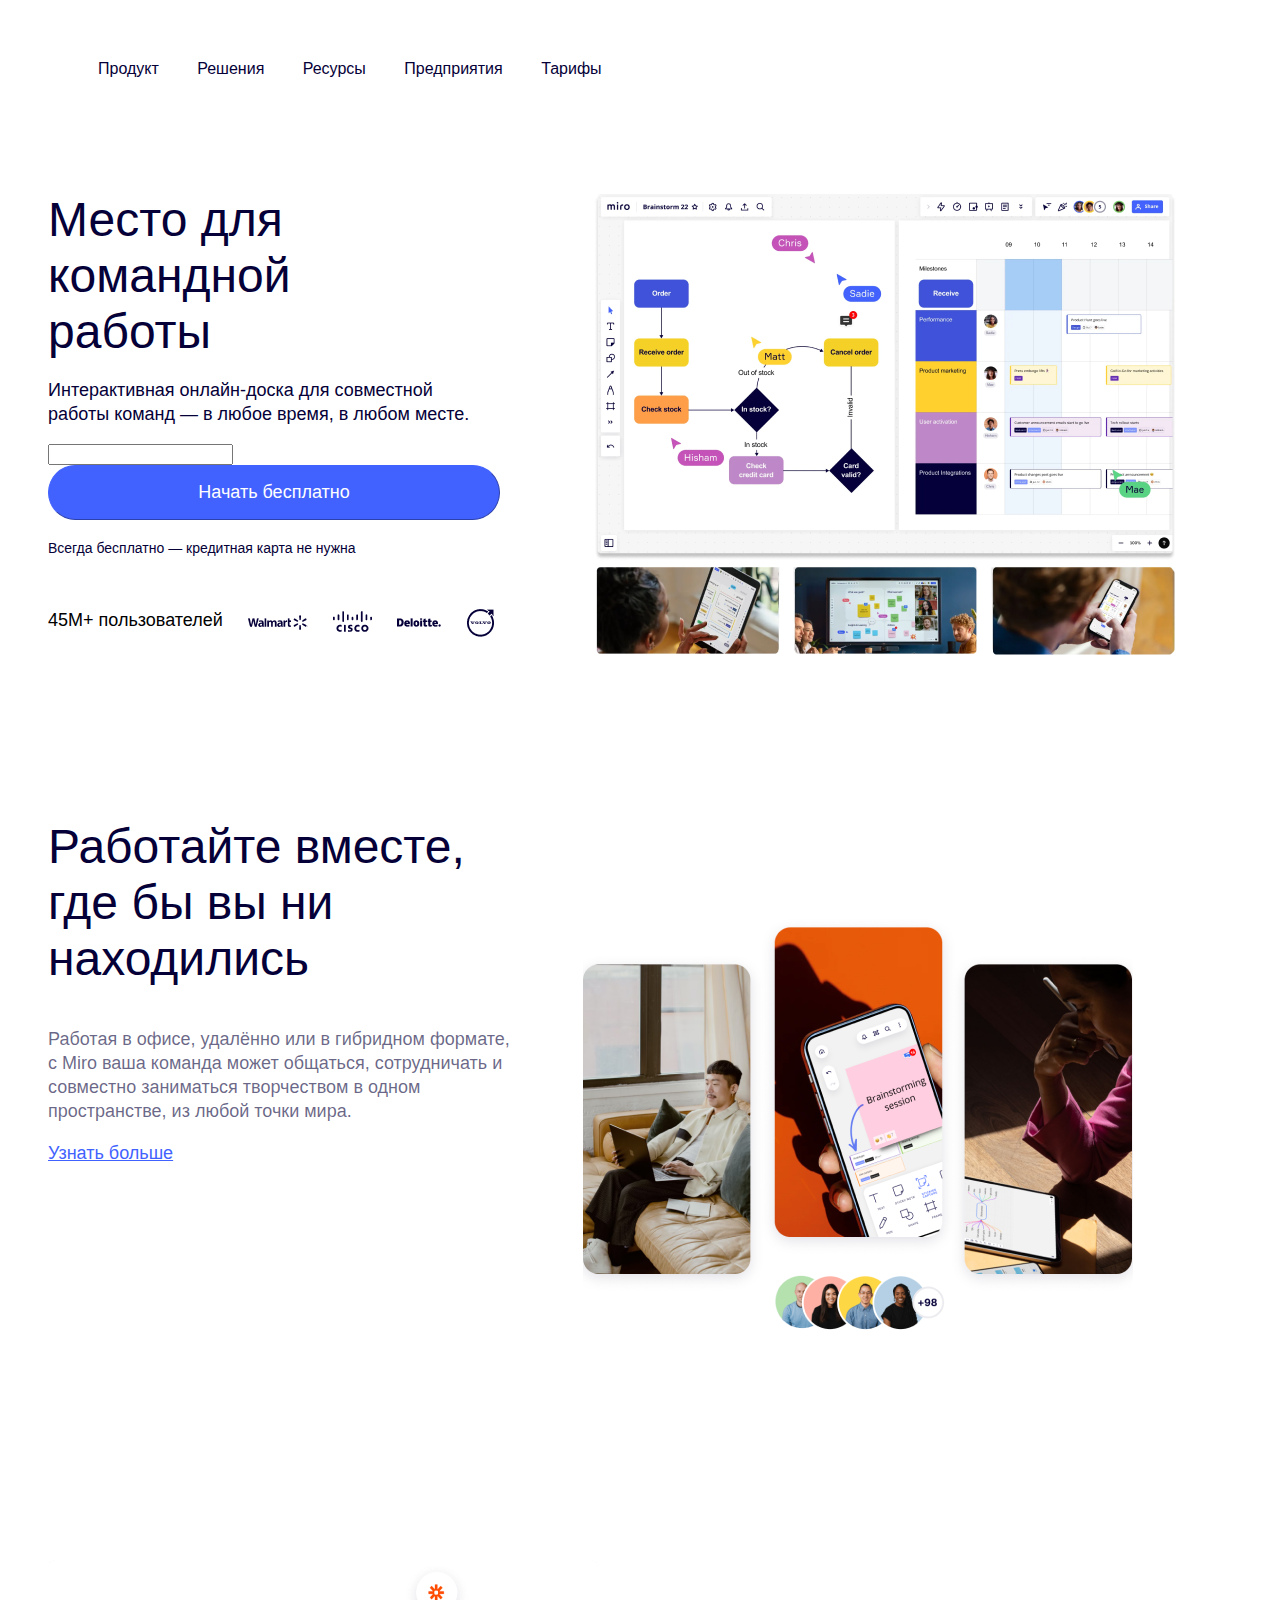
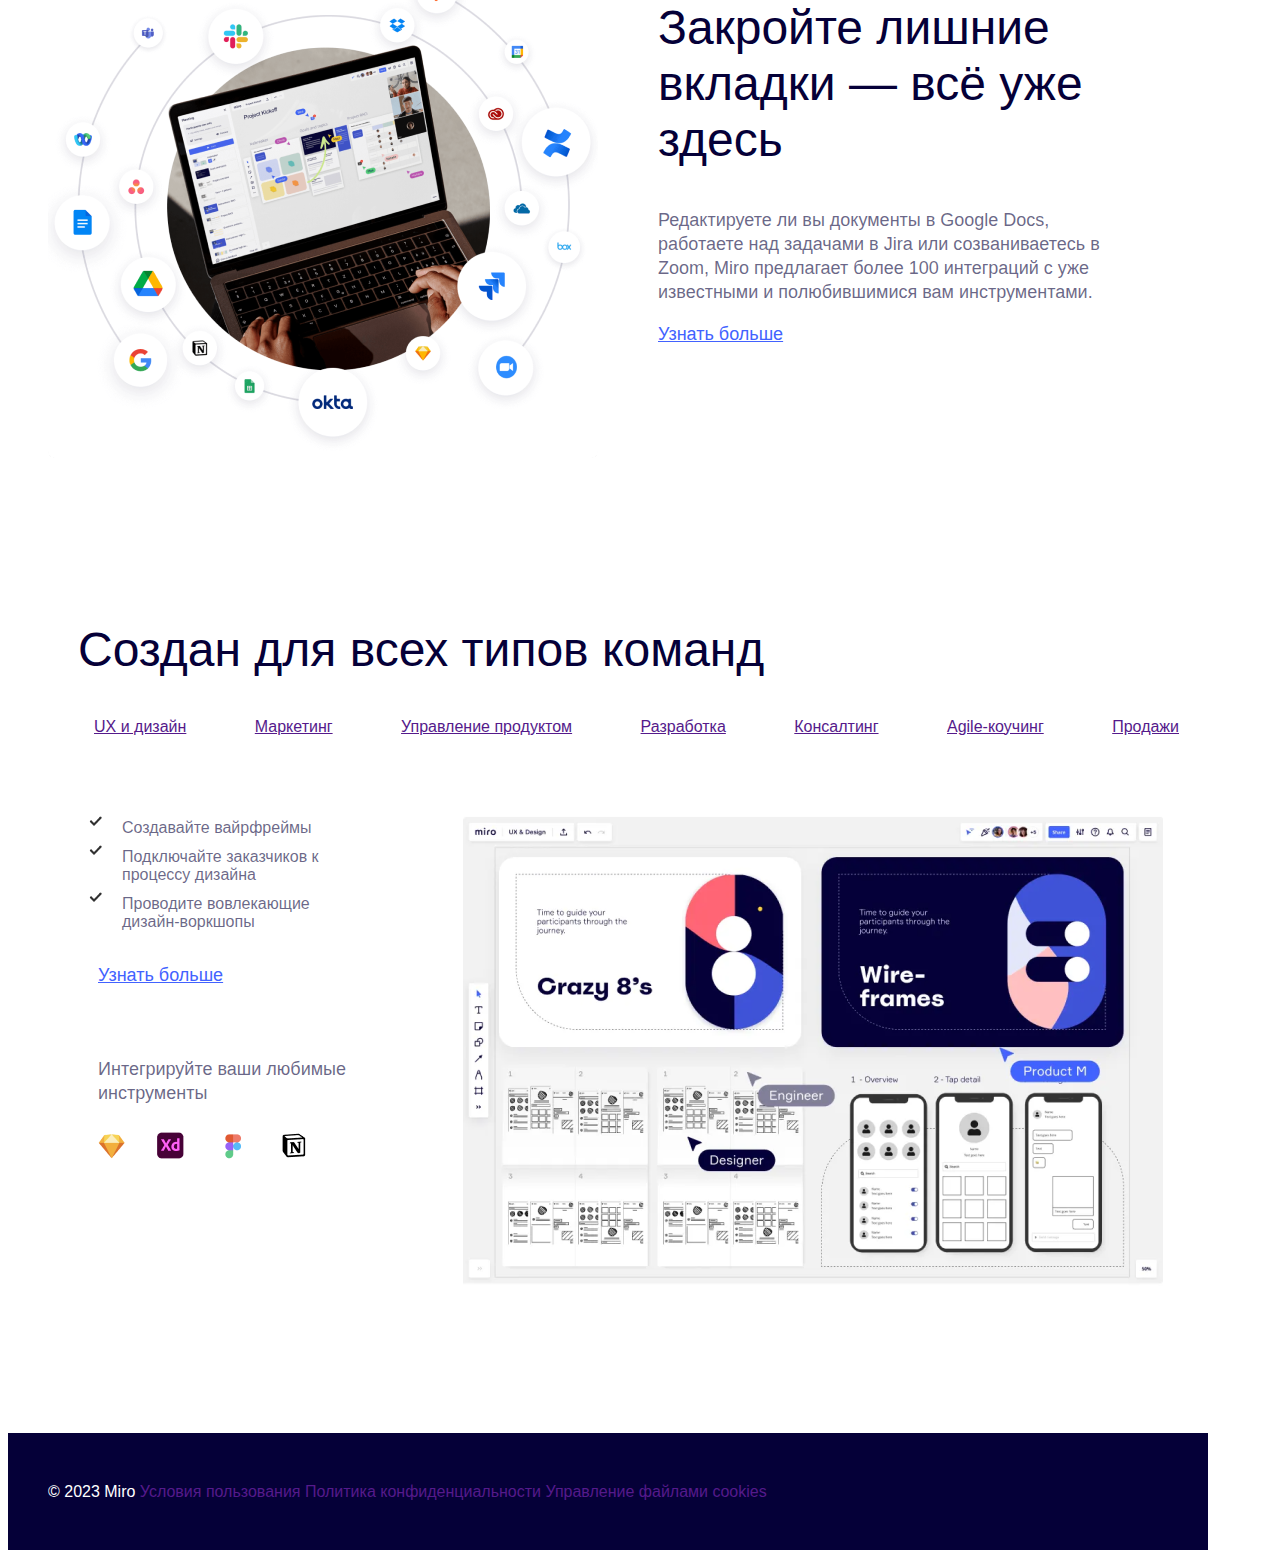
<file: miro1.html>
<!DOCTYPE html>
<html lang="en">

<head>
    <meta charset="UTF-8">
    <meta name="viewport" content="width=device-width, initial-scale=1.0">
    <title>Miro1</title>
    <link rel="stylesheet" href="styles-miro.css">
    <link rel="stylesheet" href="style-images.css">
</head>

<body>
    <header>
        <nav class="menu">
            <ul>
                <li><a href="">Продукт</a></li>
                <li><a href="">Решения</a></li>
                <li><a href="">Ресурсы</a></li>
                <li><a href="">Предприятия</a></li>
                <li><a href="">Тарифы</a></li>
            </ul>
        </nav>

    </header>

    <section>
        <div class="cont">
            <h1>Место для командной работы</h1>
            <p class="p1">Интерактивная онлайн-доска для совместной работы команд — в любое время, в
                любом
                месте.</p>

            <form action="#">
                <input type="text" id="text">
                <button type="submit" id="submit">Начать бесплатно</button>
                <p>Всегда бесплатно — кредитная карта не нужна</p>
            </form>

            <p> 45М+ пользователей <img src="images/walmart.png" alt="walmart" class="signs" /> <img
                    src="images/cisco.png" alt="cisco" class="signs" /> <img src="images/delotte.png" alt="delotte" /
                    class="signs" /> <img src="images/volvo.png" alt="volvo" class="signs" />
            </p>

        </div>
        <div class="cont"><img src="images/headerimage-without-text 1.png" alt="img1" id="img1" /></div>
    </section>

    <section>
        <div class="cont">
            <h2>Работайте вместе, где бы вы ни находились</h2>
            <p class="p2">Работая в офисе, удалённо или в гибридном формате, с Miro ваша команда может общаться,
                сотрудничать и
                совместно
                заниматься творчеством в одном пространстве, из любой точки мира.</p>
            <p><a href="" class="more">Узнать больше</a></p>

        </div>
        <div class="cont"><img src="images/IMAGE.png" alt="img2" id="img2" /></div>

    </section>

    <section>
        <div style="display:inline-flex">
            <div class="cont">
                <img src="images/img3.png" alt="img3" id="img3">
            </div>
            <div class="cont" style="margin-left: 115px; margin-top: 60px;">
                <h2>Закройте лишние вкладки — всё уже здесь</h2>
                <p class="p2">Редактируете ли вы документы в Google Docs, работаете над задачами в Jira или
                    созваниваетесь в Zoom,
                    Miro предлагает
                    более 100 интеграций с уже известными и полюбившимися вам инструментами.</p>
                <p><a href="" class="more">Узнать больше</a></p>
            </div>

        </div>
    </section>

    <section>
        <div>
            <h2 style="margin-left: 70px;">Создан для всех типов команд</h2>
            <ul class="buttons">
                <li><a href="">UX и дизайн</a></li>
                <li><a href="">Маркетинг</a></li>
                <li><a href="">Управление продуктом</a></li>
                <li><a href="">Разработка</a></li>
                <li><a href="">Консалтинг</a></li>
                <li><a href="">Agile-коучинг</a></li>
                <li><a href="">Продажи</a></li>
            </ul>
            <div style="display: inline-flex;">
                <div class="cont">
                    <ul class="check">
                        <li>Создавайте вайрфреймы</li>
                        <li>Подключайте заказчиков к процессу дизайна</li>
                        <li>Проводите вовлекающие дизайн-воркшопы</li>
                    </ul>
                    <p class="p11"><a href="" class="more" style="margin-left: 50px;margin-top: 32px;">Узнать больше</a>
                    </p>

                    <div style="margin-left: 50px; margin-top: 70px;">
                        <p class="p2" style="width: 270px;">Интегрируйте ваши любимые инструменты</p>
                        <img src="images/signs.png" alt="signs" />
                    </div>
                </div>
                <div class="cont">
                    <img src="images/img4.png" alt="" id="img4" />
                </div>
            </div>
        </div>
    </section>

    <footer>
        <div style="padding-top: 47px;">&copy; 2023 Miro <a href="" class="foot">Условия пользования</a> <a href=""
                class="foot">Политика
                конфиденциальности</a> <a href="" class="foot">Управление файлами cookies</a></div>
    </footer>
</body>

</html>
</file>
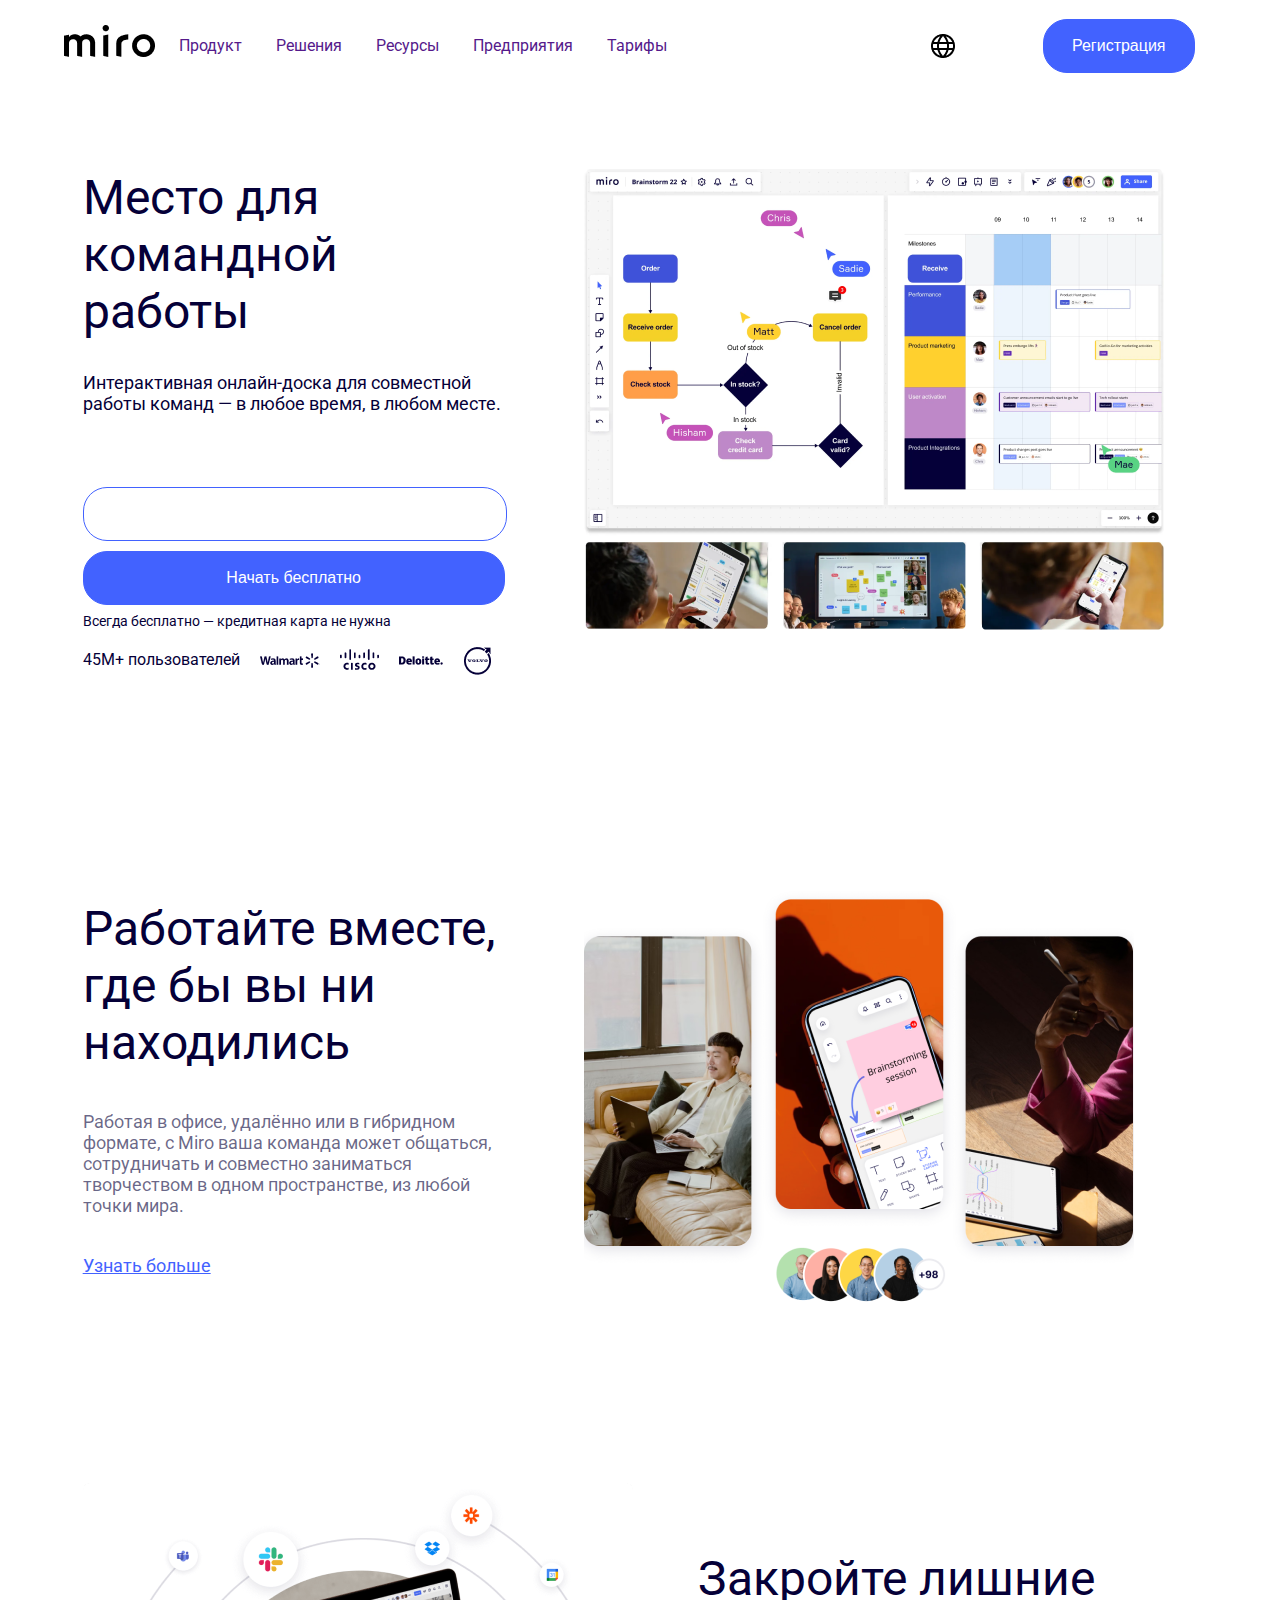
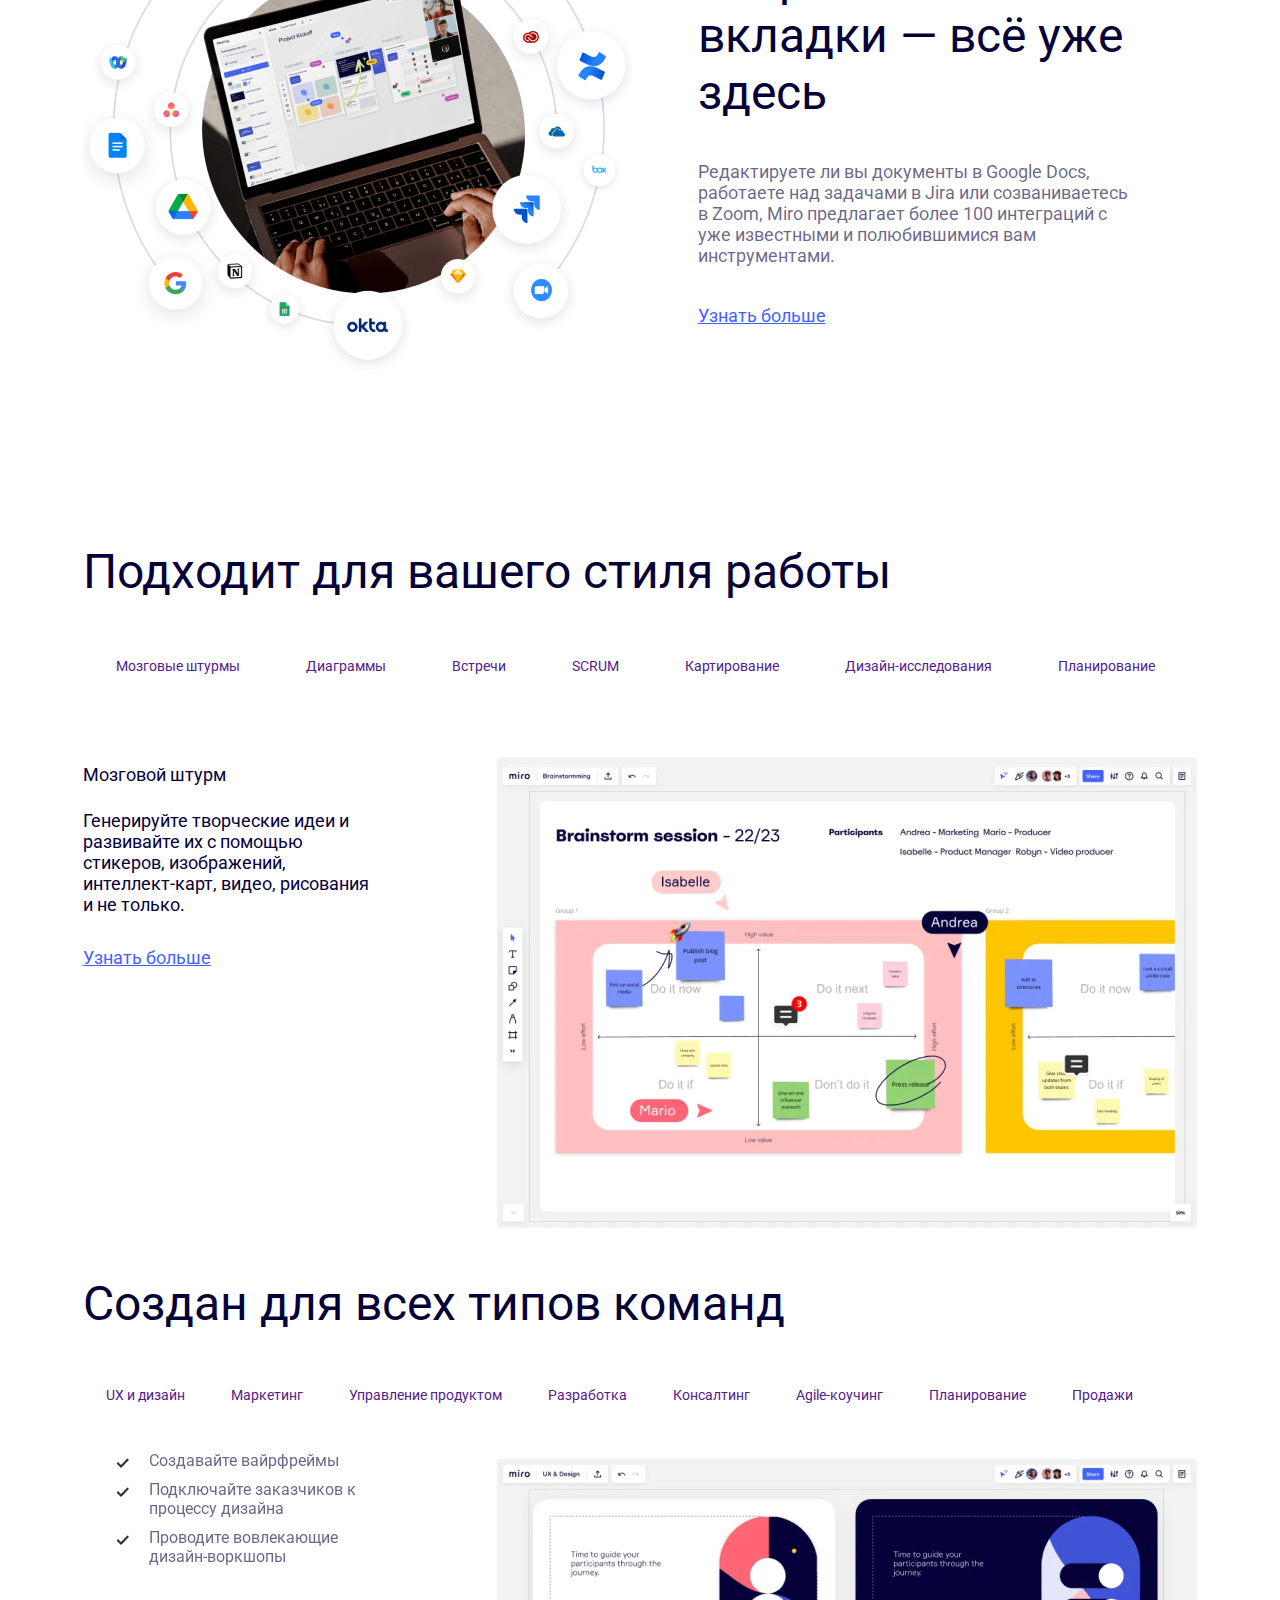
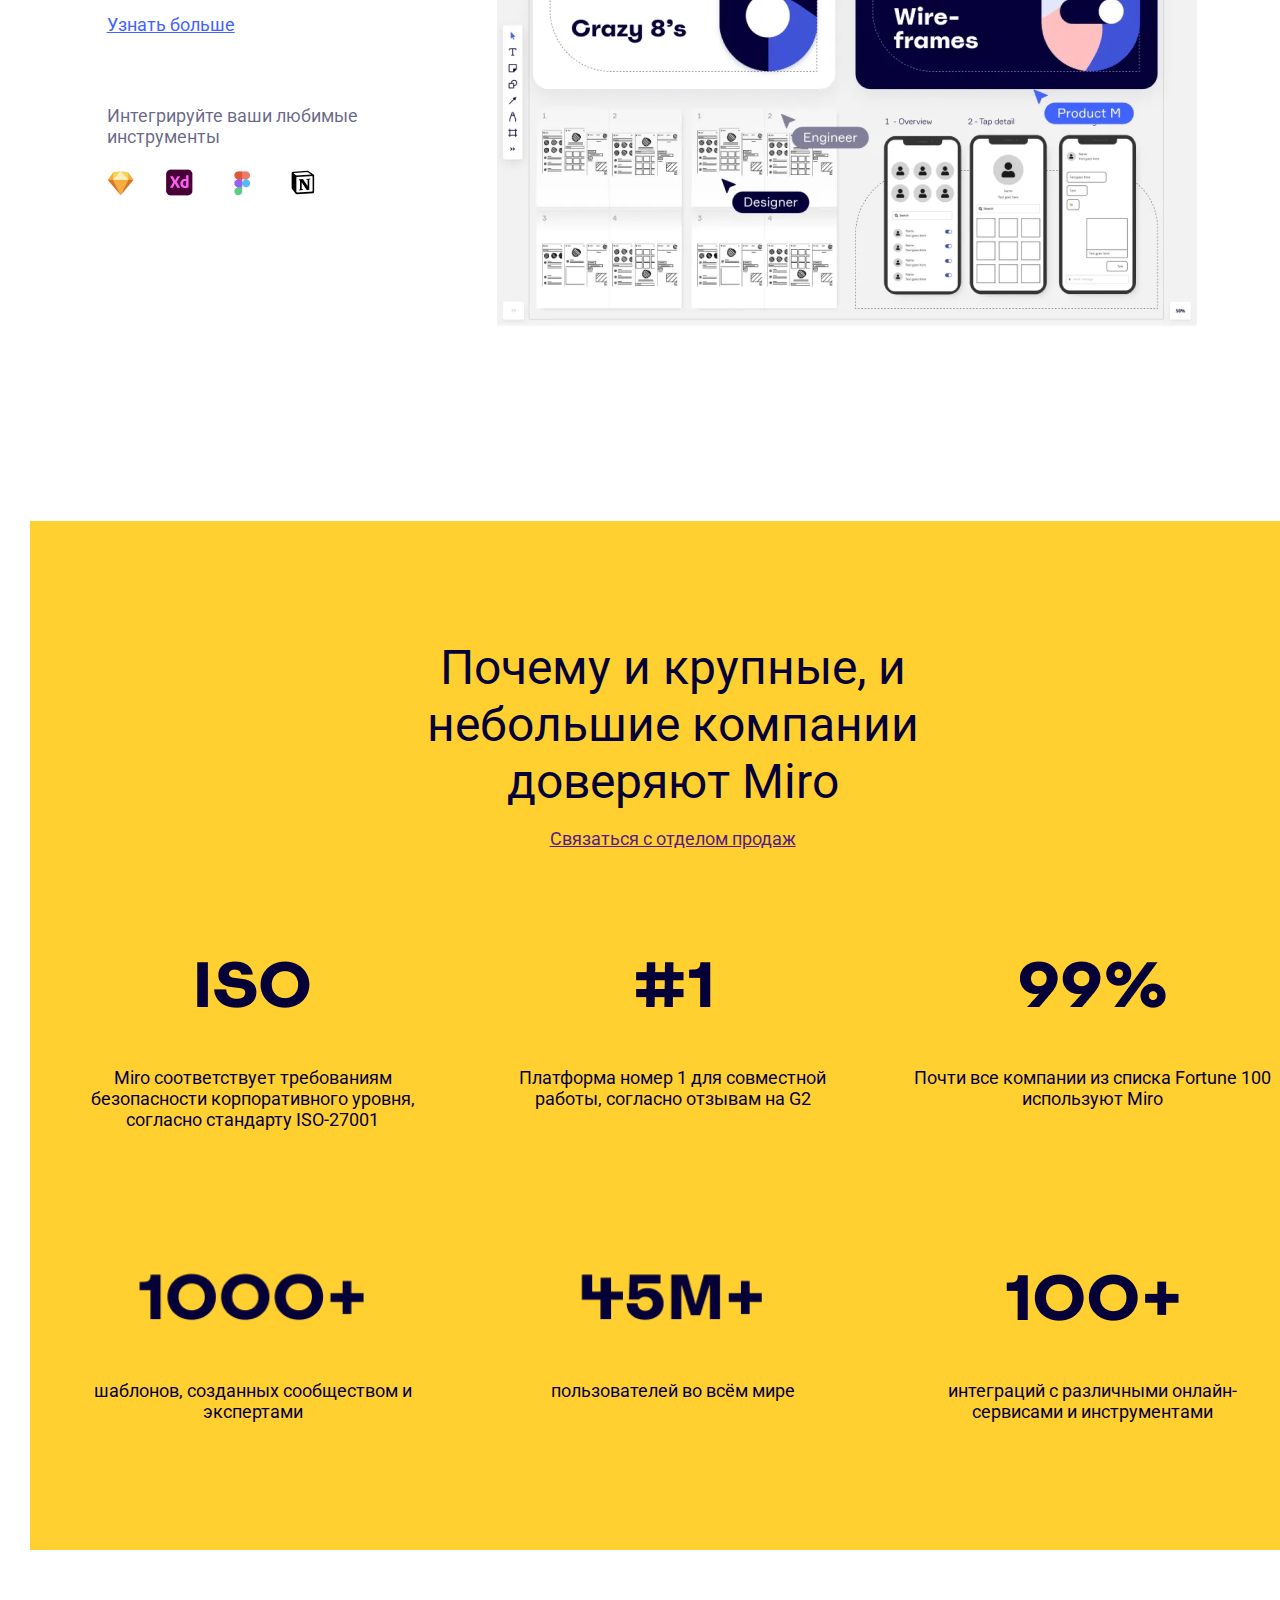
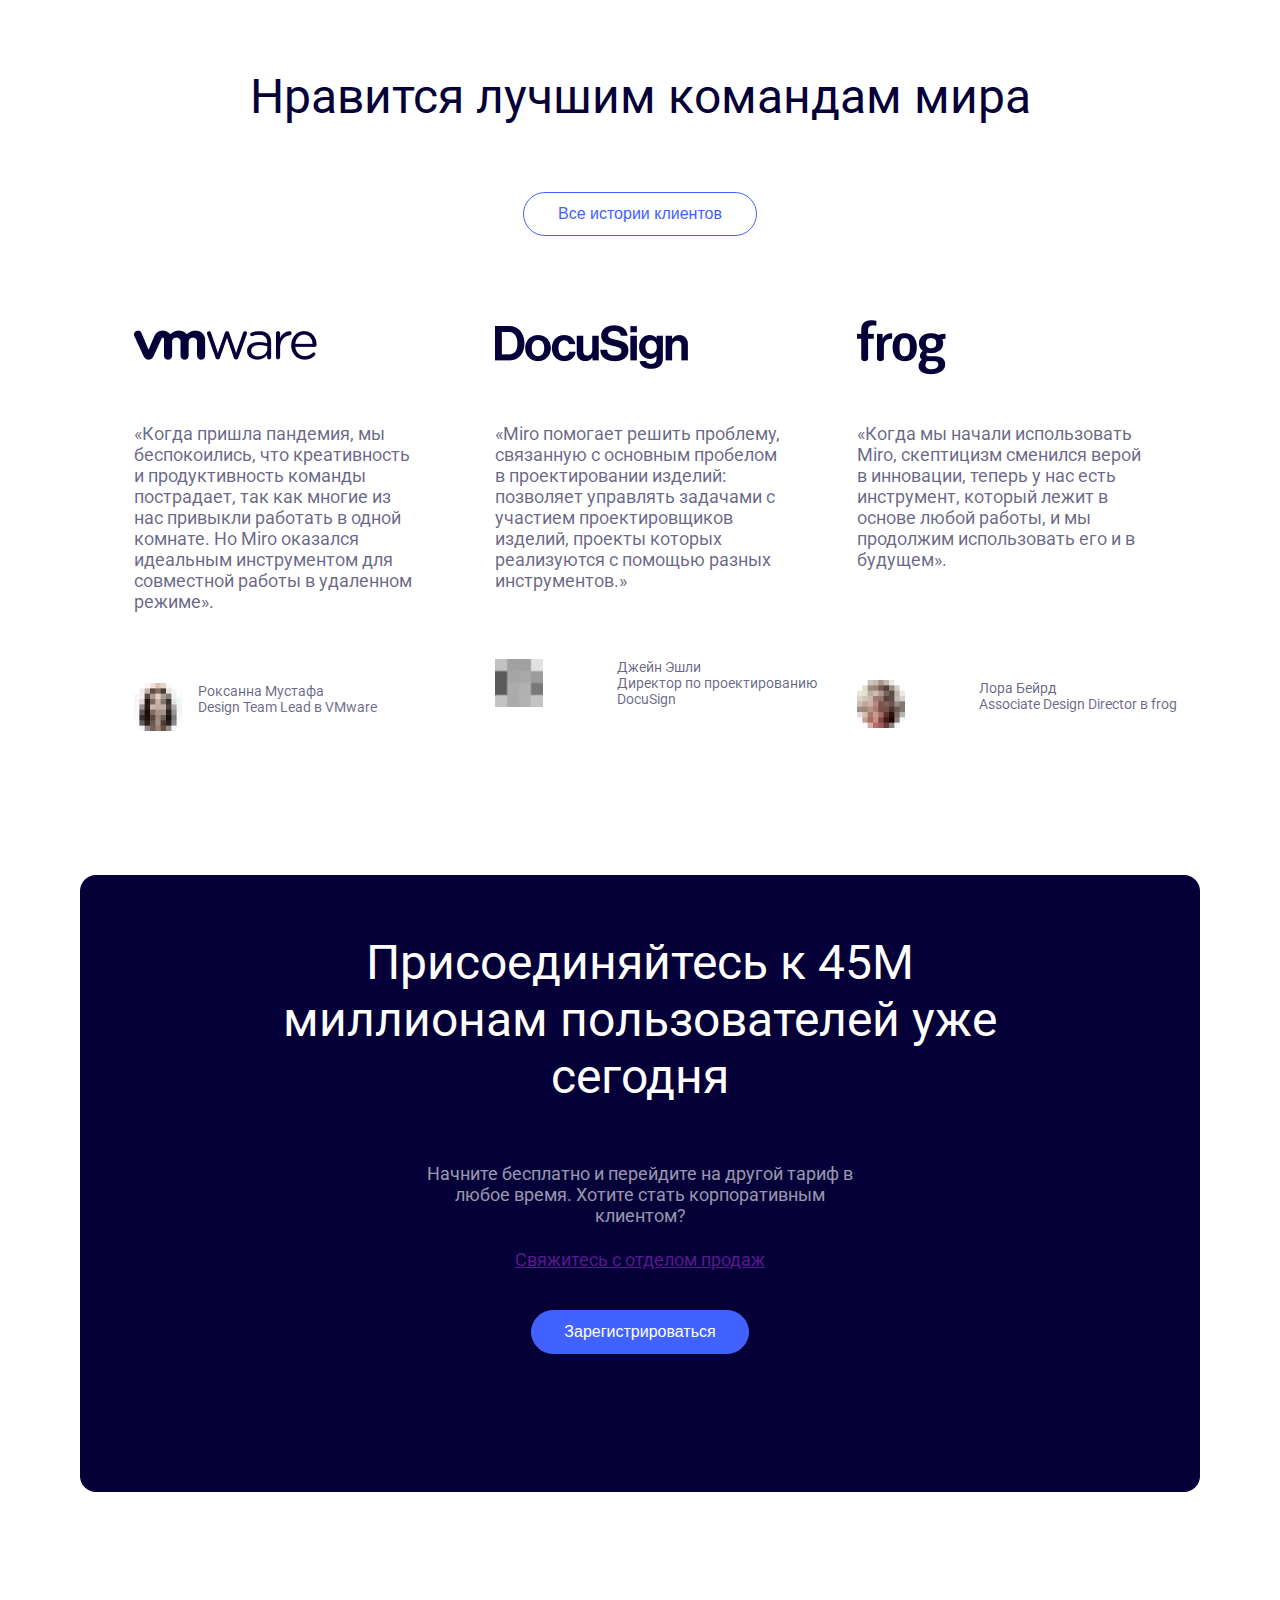
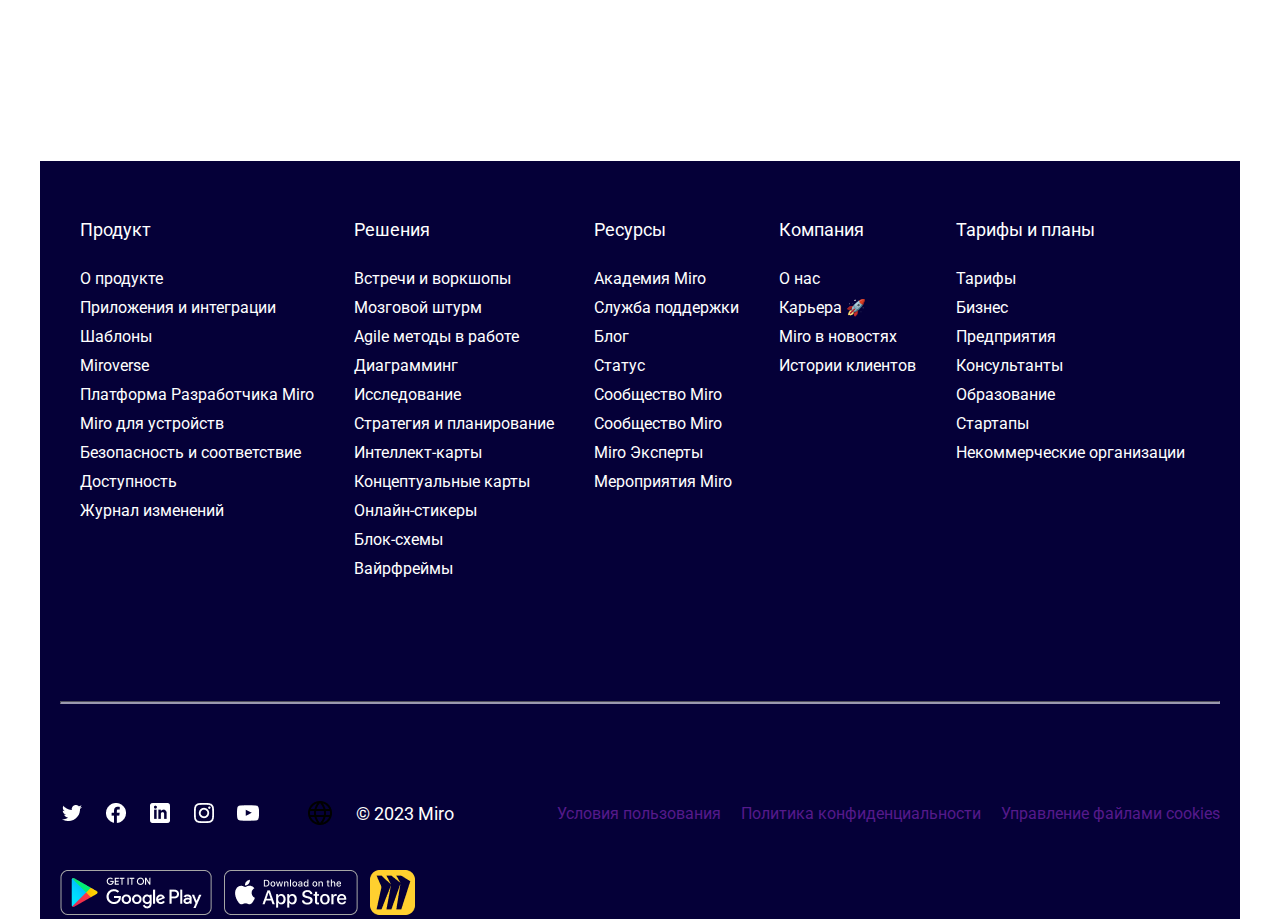
<file: miro4.html>
<!DOCTYPE html>
<html lang="en">

<head>
    <meta charset="UTF-8">
    <meta name="viewport" content="width=device-width, initial-scale=1.0">
    <title>Адаптивная верстка без grid</title>
    <link rel="stylesheet" href="miro4.css">
    <link rel="preconnect" href="https://fonts.googleapis.com">
    <link rel="preconnect" href="https://fonts.gstatic.com" crossorigin>
    <link href="https://fonts.googleapis.com/css2?family=Roboto&display=swap" rel="stylesheet">
</head>

<body>
    <header>
        <div style="display: flex;">
            <div class="container">
                <div id="item item1"><img src="images/miro.png" alt="лого miro" id="miro" />
                    <ul>
                        <li><a href="">Продукт</a></li>
                        <li><a href="">Решения</a></li>
                        <li><a href="">Ресурсы</a></li>
                        <li><a href="">Предприятия</a></li>
                        <li><a href="">Тарифы</a></li>
                    </ul>
                </div>
                <div class="item item2">
                    <button class="chlang"><img src="images/chlang.png" alt="смена языка"></button>
                    <button class="reg">Регистрация</button>
                </div>
            </div>
        </div>
    </header>

    <div class="mainarea">
        <section id="sec1">
            <div class="twocolmn">
                <div class="itemc1">
                    <h1>Место для командной работы</h1>
                    <p>Интерактивная онлайн-доска для совместной работы команд — в любое время, в любом месте.</p>
                    <form action="#">
                        <input type="text">
                        <button class="try">Начать бесплатно</button>
                        <p>Всегда бесплатно — кредитная карта не нужна</p>
                    </form>
                    <div class="logo"> 45М+ пользователей <img src="images/walmart.png" alt="walmart" class="signs" />
                        <img src="images/cisco.png" alt="cisco" class="signs" /> <img src="images/delotte.png"
                            alt="delotte" / class="signs" /> <img src="images/volvo.png" alt="volvo" class="signs" />
                    </div>
                </div>
                <div class="item c2"><img src="images/headerimage-without-text 1.png" alt="пример рабоаты" id="img1">
                </div>
            </div>
        </section>



        <section id="sec2">
            <div class="twocolmn">
                <div class="s2">
                    <h2>Работайте вместе, где бы вы ни находились</h2>
                    <p class="grey">Работая в офисе, удалённо или в гибридном формате, с Miro ваша команда может
                        общаться,
                        сотрудничать и
                        совместно
                        заниматься творчеством в одном пространстве, из любой точки мира.</p>
                    <p class="more"><a href="">Узнать больше</a></p>
                </div>
                <div><img src="images/IMAGE.png" alt="с мобилного устройства" id="img2">
                </div>
            </div>
        </section>
        <section id="sec3">
            <div class="twocolmn">
                <div><img src="images/img3.png" alt="дополнительные сервисы" id="img3"></div>
                <div class="s2">
                    <h2>Закройте лишние вкладки — всё уже здесь</h2>
                    <p class="grey">Редактируете ли вы документы в Google Docs, работаете над задачами в Jira или
                        созваниваетесь в Zoom,
                        Miro предлагает
                        более 100 интеграций с уже известными и полюбившимися вам инструментами.</p>
                    <p class="more"><a href="">Узнать больше</a></p>
                </div>
            </div>
        </section>


        <section id="sec4">
            <h2>Подходит для вашего стиля работы</h2>
            <ul class="buttonlist">
                <li><a href="">Мозговые штурмы</a></li>
                <li><a href="">Диаграммы</a></li>
                <li><a href="">Встречи</a></li>
                <li><a href="">SCRUM</a></li>
                <li><a href="">Картирование</a></li>
                <li><a href="">Дизайн-исследования</a></li>
                <li><a href="">Планирование</a></li>
            </ul>
            <div class="twocolmn">
                <div>
                    <h3>Мозговой штурм</h3>
                    <p>Генерируйте творческие идеи и развивайте их с помощью стикеров, изображений, интеллект-карт,
                        видео,
                        рисования и не
                        только.</p>
                    <p class="more"><a href="">Узнать больше</a></p>
                </div>
                <div>
                    <img src="images/img21.png" alt="сервисы для штурма">
                </div>
            </div>
        </section>
        <section id="sec5">
            <h2>Создан для всех типов команд</h2>
            <ul class="buttonlist">
                <li><a href="">UX и дизайн</a></li>
                <li><a href="">Маркетинг</a></li>
                <li><a href="">Управление продуктом</a></li>
                <li><a href="">Разработка</a></li>
                <li><a href="">Консалтинг</a></li>
                <li><a href="">Agile-коучинг</a></li>
                <li><a href="">Планирование</a></li>
                <li><a href="">Продажи</a></li>
            </ul>
            <div class="twocolmn">
                <div style="display: flex;">
                    <div class="s3">
                        <ul class="check">
                            <li>
                                <div class="ch4">Создавайте вайрфреймы</div>
                            </li>
                            <li>
                                <div class="ch4">Подключайте заказчиков к процессу дизайна</div>
                            </li>
                            <li>
                                <div class="ch4">Проводите вовлекающие дизайн-воркшопы</div>
                            </li>
                        </ul>
                        <p class="more"><a href="">Узнать больше</a></p>
                        <div>
                            <p class="grey">Интегрируйте ваши любимые инструменты
                                <img src="images/signs.png" alt="значки инструметов" id="imgsigns">
                            </p>
                        </div>
                    </div>
                </div>
                <div class="s4">
                    <img src="images/img4.png" alt="работа командой" id="img5">
                </div>
            </div>

        </section>


        <section id="colorblock">
            <div id="color">
                <h2>Почему и крупные, и небольшие компании доверяют Miro</h2>
            </div>
            <p><a href="" class="formcall">Связаться с отделом продаж</a></p>
            <div class="treecard">
                <div>
                    <img src="images/iso.png" alt="значок стандарта">
                    <p>Miro cоответствует требованиям безопасности корпоративного уровня, согласно стандарту ISO-27001
                    </p>
                </div>
                <div>
                    <img src="images/n1.png" alt="номер 1">
                    <p>Платформа номер 1 для совместной работы, согласно отзывам на G2</p>
                </div>
                <div>
                    <img src="images/proc99.png" alt="99 процентов">
                    <p>Почти все компании из списка Fortune 100 используют Miro</p>
                </div>
                <div>
                    <img src="images/plus1000.png" alt="более 1000">
                    <p>шаблонов, созданных сообществом и экспертами</p>
                </div>
                <div>
                    <img src="images/mil45.png" alt="более 45 миллионов">
                    <p>пользователей во всём мире</p>
                </div>
                <div>
                    <img src="images/plus100.png" alt="более 100">
                    <p>интеграций с различными онлайн-сервисами и инструментами</p>
                </div>
            </div>
        </section>


        <section id="sec7">
            <h2>Нравится лучшим командам мира</h2>
            <div><button class="histori">Все истории клиентов</button></div>
            <div class="treecard">
                <div>
                    <img src="images/vmvare.png" alt="vmvare">
                    <p class="grey">«Когда пришла пандемия, мы беспокоились, что креативность и продуктивность команды
                        пострадает, так
                        как многие из нас
                        привыкли работать в одной комнате. Но Miro оказался идеальным инструментом для совместной работы
                        в
                        удаленном режиме».</p>
                    <div class="author" style="margin-top: calc(min(62px, max(31px, calc(62vw / 12))) + 0.5625rem)">
                        <div class="fotoimg"><img src="images/rocsana.png" alt="Роксанна Мустафа"></div>
                        <div>
                            <p>Роксанна Мустафа</p>
                            <p>Design Team Lead в VMware</p>
                        </div>
                    </div>
                </div>
                <div>
                    <img src="images/docusign.png" alt="DocuSign">
                    <p class="grey">«Miro помогает решить проблему, связанную с основным пробелом в проектировании
                        изделий:
                        позволяет
                        управлять задачами с
                        участием проектировщиков изделий, проекты которых реализуются с помощью разных инструментов.»
                    </p>
                    <div class="author" style="margin-top: calc(min(50px, max(25px, calc(50vw / 12))) + 1.125rem)">
                        <div><img src="images/jane.png" alt="Джейн Эшли"></div>
                        <div>
                            <p>Джейн Эшли</p>
                            <p>Директор по проектированию DocuSign</p>
                        </div>
                    </div>
                </div>
                <div>
                    <img src="images/frog.png" alt="Frog">
                    <p class="grey">«Когда мы начали использовать Miro, скептицизм сменился верой в инновации, теперь у
                        нас
                        есть
                        инструмент, который лежит в
                        основе любой работы, и мы продолжим использовать его и в будущем».</p>
                    <div class="author" style="margin-top: min(110px, max(55px, calc(110vw / 12)))">
                        <div><img src="images/lora.png" alt="Лора Бейрд"></div>
                        <div>
                            <p>Лора Бейрд</p>
                            <p>Associate Design Director в frog</p>
                        </div>
                    </div>
                </div>
            </div>
        </section>

        <section class="banner">
            <h2>Присоединяйтесь к 45M миллионам пользователей уже сегодня</h2>
            <p>Начните бесплатно и перейдите на другой тариф в любое время. Хотите стать корпоративным клиентом?</p>
            <p><a href="" class="connect">Свяжитесь с отделом продаж</a></p>
            <p><button class="reg">Зарегистрироваться</button></p>
        </section>


    </div>



    <footer>
        <nav>
            <div class="fivecoln">
                <div>

                    <ul>
                        <div class="listhead">Продукт</div>
                        <li>О продукте</li>
                        <li>Приложения и интеграции</li>
                        <li>Шаблоны</li>
                        <li>Miroverse</li>
                        <li>Платформа Разработчика Miro</li>
                        <li>Miro для устройств</li>
                        <li>Безопасность и соответствие</li>
                        <li>Доступность</li>
                        <li>Журнал изменений</li>
                    </ul>
                </div>
                <div>
                    <ul>
                        <div class="listhead">Решения</div>
                        <li>Встречи и воркшопы</li>
                        <li>Мозговой штурм</li>
                        <li>Agile методы в работе</li>
                        <li>Диаграмминг</li>
                        <li>Исследование</li>
                        <li>Стратегия и планирование</li>
                        <li>Интеллект-карты</li>
                        <li>Концептуальные карты</li>
                        <li>Онлайн-стикеры</li>
                        <li>Блок-схемы</li>
                        <li>Вайрфреймы</li>
                    </ul>
                </div>
                <div>
                    <ul>
                        <div class="listhead">Ресурсы</div>
                        <li>Академия Miro</li>
                        <li>Служба поддержки</li>
                        <li>Блог</li>
                        <li>Статус</li>
                        <li>Cообщество Miro</li>
                        <li>Cообщество Miro</li>
                        <li>Miro Эксперты</li>
                        <li>Мероприятия Miro</li>
                    </ul>
                </div>
                <div>
                    <ul>
                        <div class="listhead">Компания</div>
                        <li>О нас</li>
                        <li>Карьера &#128640;</li>
                        <li>Miro в новостях</li>
                        <li>Истории клиентов</li>
                    </ul>
                </div>
                <div>
                    <ul>
                        <div class="listhead">Тарифы и планы</div>
                        <li>Тарифы</li>
                        <li>Бизнес</li>
                        <li>Предприятия</li>
                        <li>Консультанты</li>
                        <li>Образование</li>
                        <li>Стартапы</li>
                        <li>Некоммерческие организации</li>
                    </ul>
                </div>
            </div>
        </nav>

        <hr />
        <div class="socialandliks">
            <div><img src="images/twitter.png" alt="Twitter">
                <img src="images/facebook.png" alt="Facebook">
                <img src="images/linkedinn.png" alt="LinkedInn">
                <img src="images/instgramm.png" alt="Instagramm">
                <img src="images/youtube.png" alt="YouTube">
                <button class="chlang"><img src="images/local.png" alt="Локаль"></button>
                <p>© 2023 Miro</p>
            </div>
            <div><a href="" id="it1">Условия пользования</a>
                <a href="">Политика конфиденциальности</a>
                <a href="">Управление файлами cookies</a>
            </div>
        </div>
        <div class="toget">
            <div><a href=""><img src="images/googleplay.png" alt="GooglePlay"></a></div>
            <div><a href=""><img src="images/appstore.png" alt="AppStore"></a></div>
            <div><a href=""><img src="images/Yandex.png" alt="на сайте"></a></div>
        </div>
    </footer>
</body>

</html>
</file>
<file: styles-miro.css>
* {
    font-family: Roboto, sans-serif;
    font-weight: 400;
    box-sizing: content-box;
}

header {
    width: 1200px;
    height: 91px;
    padding-top: 33px;

}



header a {
    font-size: 16px;
    line-height: 24px;
    color: #050038;
    text-decoration: none;
    margin: 33px -16px 34px 50px;
}

header a:hover {
    color: red;
}

.menu a:active {
    color: green;
}

li {
    display: inline;
}

h1 {
    font-size: 48px;
    line-height: 56px;
    color: #050038;
    width: 285px;
    margin: 60px 195px 17px 0px;

}

h2 {
    font-size: 48px;
    line-height: 56px;
    color: #050038;
}

.cont {

    width: 470px;
    margin-right: 25px;
    margin-left: 40px;
    display: inline;
}

section {
    width: 1200px;
    display: inline-flex;
    margin-bottom: 120px;

}

p {
    font-size: 18px;
    line-height: 24px;
}

.p1 {
    color: #050038;
    width: 424px;
}

.p2 {
    color: rgba(5, 0, 56, 0.6);

}


button+p {
    margin-bottom: 47px;
    margin-top: 8px;
    font-size: 14px;
    line-height: 20px;
    color: #050038;
}

button {
    margin: 0px 40px 10px 0px;
    border-color: #4262FF;
    border-width: 1px;
    width: 438px;
    height: 51px;
    background-color: #4262FF;
    color: white;
    text-align: center;
    font-size: 18px;
    line-height: 27px;
    border-radius: 32px;
    transition: background-color 2s;
}

button:focus {
    background-color: aqua;
}
@media

input {
    margin: 55px 40px 10px 0px;
    border-color: #9B99AF;
    border-width: 1px;
    width: 440px;
    height: 48px;
    border-radius: 32px;
}

.more {
    font-size: 18px;
    line-height: 24px;
    color: #4262FF;
    text-decoration: underline;
    margin-top: 39px;
}

ul {
    list-style: none;
}

section ul {
    text-decoration: none;

}

.buttons li {
    padding: 14px 18px;
    color: rgba(5, 0, 56, 1);
    margin-top: 32px;
    margin-left: 28px;
    border-radius: 32px;
}

.buttons li:hover {
    border-color: #4262FF;
    border-width: 2px;
    border-style: solid;

}

.check {
    margin-top: 56px;
    margin-bottom: 32px;
    margin-left: 20px;
}

.check li {
    display: list-item;
    color: rgba(5, 0, 56, 0.6);
    padding-left: 14px;
    width: 240px;
}

.check li::marker {
    content: url("images/check.png");
    margin-top: 10px;
}

footer {
    height: 117px;
    width: 1160px;
    background-color: #050038;
    color: white;
    padding-left: 40px;
}

.foot {
    font-size: 16px;
    line-height: 24px;
    text-decoration: none;
    margin-left: 47px 20px 46px 0px;
}
</file>
<file: style-images.css>
#img1 {
    width: 604px;
    height: 461px;
    margin-top: 62px;
}

#img2 {
    width: 550px;
    height: 535px;
    margin-top: 62px;
}

#img3 {
    width: 550px;
    height: 498px;
    margin-top: 60px;
}

#img4 {
    width: 700px;
    height: 517px;
    margin-top: 40px;
    margin-left: -120px;
}

#signs {
    margin-top: 13px;
    width: 284px;
    height: 45px;
}

.signs {
    display: inline-flex;
    height: 33px;
    margin-left: 20px;
    vertical-align: middle;
}
</file>
<file: miro4.css>
body {
    font-family: 'Roboto', sans-serif;
    letter-spacing: 0em;
    box-sizing: content-box;
    max-width: 1200px;
    min-width: 600px;
    font-size: min(16px, max(2vw, 12px));
    color: rgba(5, 0, 56, 1);
    padding: 0px;
    margin: 0 auto;
    font-weight: 400;

}



header {
    background: rgba(255, 255, 255, 1);
    height: 91px;
    position: fixed;
    display: flex;
    flex: 1;
    flex-basis: auto;
    padding: 0px;
    margin-top: 0 px;


}

header div.container {
    display: flex;
    padding: 20px 24px;
    align-items: center;
    flex: 1;
    column-gap: min(260px, max(130px, calc(65vw / 3)));
    margin: 0px;

}

.container div {
    display: flex;
    align-items: center;
    column-gap: min(24px, max(12px, calc(12vw / 6)));
    flex: 0 1 auto;
}


#miro {
    width: min(91px, max(45px, 7.5vw));
    height: min(32px, max(16px, 7.5vw));
    margin-top: -10px;
    margin-right: -20px;
}

header ul {
    list-style: none;
    text-decoration: none;
    display: flex;
    column-gap: min(34px, max(17px, calc(17vw / 6)));
    margin-left: -20px;
}

header li {
    font-size: 1rem;
    color: rgba(5, 0, 56, 1);
    text-decoration: none;
    display: list-item;
    flex: 0;
}

ul a {
    text-decoration: none;
}

button {
    font-size: 1rem;
    border-radius: 24px;
    background-color: rgba(66, 98, 255, 1);
    border: 1px solid rgba(66, 98, 255, 1);
    color: white;
    padding: 17px min(28px, max(14px, calc(7vw / 3)));
}

button:hover {
    background-color: transparent;
    color: rgba(66, 98, 255, 1);
}

.chlang {
    width: min(24px, max(12px, 2vw));
    height: min(24px, max(12px, 2vw));
    border: none;
    background-color: transparent;
    margin-top: -24px;
    margin-right: min(60px, max(30px, calc(60vw/12)));
    margin-left: -24px;
}








.mainarea {
    padding: 149px 0px;
}

section {
    font-size: min(16px, max(2vw, 12px));
    margin-top: 20px;
    padding: 0px min(60px, max(10px, calc(100vw / 30)));
    display: flex;
    flex: auto;
}

#sec1 {
    margin-bottom: 17.5vw;
}

.twocolmn {
    display: flex;
    flex-basis: auto;
    flex: 0;
    justify-content: space-between;
    margin: 0px;
    flex-direction: row;
    gap: 65px;
    vertical-align: middle;
}

.twocolmn div {
    padding: 0px;
    margin: 0px;
}

.itemc1 {
    width: min(424px, max(212px, calc(212vw / 6)));
}

#img1 {
    width: min(604px, max(302px, calc(302vw / 6)));
    height: min(461px, max(230.5px, calc(461vw / 12)));
}


.itemc1 h1 {
    width: calc(285vw / 12);
}



h1,
h2 {
    font-size: 3rem;
    text-align: left;
    font-weight: 400;
    margin-top: 0px;
    padding-top: 0px;
}

p,
h3 {
    font-size: 1.125em;
    text-align: left;
    margin-top: 19px;
    font-weight: 400;
    /*width: calc(min(424px, max(212px, calc(212vw / 6))) - 2px);**/
}

.grey {
    color: rgba(5, 0, 56, 0.6)
}

input {
    margin: 55px 0px 10px 0px;
    font-size: 1rem;
    border-radius: 24px;
    background-color: transparent;
    border: 1px solid rgba(66, 98, 255, 1);
    width: calc(min(424px, max(212px, calc(212vw / 6))) - 2px);
    padding: 17px 0px;
}

form button {
    width: calc(min(424px, max(212px, calc(212vw / 6))) - 2px);
}


form p {
    font-size: 0.875rem;
    width: calc(min(424px, max(212px, calc(212vw / 6))) - 2px);
    margin-top: 8px;
}

.logo {
    display: inline-flex;
    height: 33px;
    align-items: center;
    gap: min(20px, max(10px, calc(10vw / 6)));
}


.s2 {
    width: 436px;
}

#img2 {
    width: min(550px, max(275px, calc(550vw / 12)));
    height: min(535px, max(267.5px, calc(535vw / 12)));
    margin-top: calc(-1 * 82vw / 12);
}

p.more {
    margin-top: 39px;
}

p.more a {
    color: rgba(66, 98, 255, 1);
}

#sec2 {
    margin-bottom: 15.52vw;
}

#img3 {
    width: min(550px, max(275px, calc(550vw / 12)));
    height: min(498px, max(249px, calc(498vw / 12)));
    margin-top: calc(-1 * 63vw / 12);
}

#sec3 p {
    width: min(430px, max(215px, calc(430vw / 12)));
}

#sec3 {
    margin-bottom: calc(148vw / 12);
}

#sec4,
#sec5,
#colorblock,
#sec7,
.banner {
    display: block;
}

#sec4 p {
    width: min(288px, max(144px, calc(288vw / 12)));
    margin-top: 25px;
}

h3 {
    margin-top: 56px;
}

#sec4 .more {
    margin-top: 32px;
}


#sec4 img {
    width: min(700px, max(350px, calc(700vw / 12)));
    height: min(517px, max(257.5px, calc(517vw / 12)));
    margin-top: 26px;
}



ul.buttonlist {
    list-style: none;
    text-decoration: none;
    display: flex;
    gap: 8px;
    margin-left: -36px;
}

ul.buttonlist li {
    font-size: 0.875rem;
    text-decoration: none;
    border-radius: 24px;
    background-color: transparent;
    border: 1px solid transparent;
    padding: 17px min(28px, max(14px, calc(7vw / 3)));
}

ul.buttonlist li:hover {
    border-color: rgba(66, 98, 255, 1);
    ;
}

ul.check li {
    display: list-item;
    color: rgba(5, 0, 56, 0.6);
}


#sec5 ul.buttonlist li {
    padding: 14px min(18px, max(9px, calc(18vw / 3)));
}



#sec5 .s3 {
    width: min(271px, max(135.5px, calc(135.5vw / 6)));
    margin-left: min(12px, max(6px, 1vw));
}

ul.check {
    margin-bottom: 32px;
}

ul.check li::marker {
    content: url("images/check.png");
    width: min(24px, max(12px, 2vw));
}

ul.check li {
    padding-left: 14px;

}

ul.check li div.ch4 {
    display: inline;
    top: -9px;
    position: relative;
}

#sec5 p {
    margin-left: min(12px, max(6px, 1vw));
}

#sec5 p.grey {
    margin-top: 70px;
}

#imgsigns {
    margin-top: 13px;
}

#img5 {
    width: min(700px, max(350px, calc(700vw / 12)));
    height: min(517px, max(257.5px, calc(517vw / 12)));
    margin-top: 26px 0px 0px 0px;
    margin-bottom: min(150px, max(75px, calc(150vw / 12)));
}

.s4 {
    display: inline-flex;
    padding: 0px;
}

#sec5 .twocolmn {
    display: flex;
}




#colorblock {
    background-color: rgba(255, 208, 47, 1);
    width: 100%;
    margin-left: -10px;
    padding-top: min(118px, max(59px, calc(118vw / 12)));
    padding-bottom: min(120px, max(60px, 10vw));
}

a.formcall {
    text-decoration: underline;
}

#colorblock h2 {
    width: min(525px, max(262.5px, calc(525vw / 12)));
    text-align: center;
    margin: 0px;
    display: flex;
    margin-left: calc(50% - calc(min(525px, max(262.5px, calc(525vw / 12)))) / 2);
}

.color {
    display: flex;
    margin: 0 auto;
}

#colorblock p {
    font-size: 1.125rem;
    text-align: center;
    margin-top: 18px;

}


.treecard {
    display: flex;
    flex-basis: auto;
    flex: 0;
    justify-content: space-between;
    margin: 0px;
    flex-direction: row;
    gap: 63px calc(20vw / 12);
    flex-wrap: wrap;
}


.treecard div {
    width: min(360px, max(180px, calc(360vw / 12)));
    height: min(250px, max(125px, calc(250vw / 12)));
    padding: 0px;
    margin: 0px;
}

.treecard img {
    height: min(153px, max(76.5px, calc(153vw / 12)));
    margin-bottom: 25px;
}

#sec7>h2 {
    text-align: center;
    margin-top: min(118px, max(59px, calc(118vw / 12)));
}

#sec7>div {
    display: flex;
    flex-wrap: nowrap;
    justify-content: space-evenly;
}

button.histori {
    background-color: transparent;
    color: rgba(66, 98, 255, 1);
    padding: 12px min(34px, max(17px, calc(34vw / 12)));
    margin-top: 27px;
}

button.histori:hover {
    background-color: rgba(66, 98, 255, 1);
    color: white;
}

#sec7>.treecard {
    display: flex;
    flex-wrap: nowrap;
    justify-content: space-evenly;
    margin-top: min(77px, max(38.5px, calc(77vw / 12)));
}

#sec7>.treecard>div {
    height: min(412px, max(206px, calc(412vw /12)));
    width: min(289px, max(144.5px, calc(289vw / 12)));

}

#sec7>.treecard>div>img {
    width: min(288px, max(144px, calc(288vw / 12)));
    height: min(62px, max(32px, calc(62vw / 12)));
}


#sec7 .treecard .author div {
    padding: 0px;
    margin: 0px min(16px, max(8px, calc(16vw / 12))) 0px 0px;
}

#sec7 .treecard .author img {
    width: min(48px, max(24px, 4vw));
    height: min(48px, max(24px, 4vw));
    margin: 0px;
    padding: 0px;
}

.treecard p.grey {
    font-size: 1.125rem;
}

#sec7 .author {
    font-size: 0.875rem;
    color: rgba(5, 0, 56, 0.6);
    display: flex;
    flex-wrap: nowrap;
    justify-content: start;
    column-gap: 0px;
}

#sec7 div .author p {
    width: min(222px, max(111px, calc(222vw /12)));
    margin: 0px;
    padding: 0px;
    font-size: 0.875rem;
}

#sec7 .treecard .author .fotoimg {
    width: min(48px, max(24px, 4vw));
    height: min(48px, max(24px, 4vw));
}





.banner {
    margin: min(150px, max(75px, calc(150vw /12))) 40px min(120px, max(60px, 10vw)) 40px;
    background-color: rgba(5, 0, 56, 1);
    border-radius: 16px;
    padding-bottom: min(230px, max(115px, calc(230px / 12)));
}

.banner h2 {
    color: rgba(255, 255, 255, 1);
    text-align: center;
    padding: min(118px, max(59px, calc(18vw / 12))) min(230px, max(115px, calc(230px / 12))) 19px;
}

.banner p {
    color: rgba(255, 255, 255, 0.6);
    text-align: center;
    padding: 0px min(289px, max(114.5px, calc(289vw / 12)));
    margin-bottom: 23px;
}

.banner .reg {
    margin-top: 17px;
    padding: 12px 32px;
    align-items: center;
}




footer {
    background: rgba(5, 0, 56, 1);
    color: rgba(255, 255, 255, 1);
}

.fivecoln {
    display: flex;
    font-size: 1.125rem;
    padding-top: 40px;
    padding-bottom: 100px;
}

footer ul {
    list-style: none;
}

footer li {
    padding: 5px 0px;
}

footer .listhead {
    padding-bottom: 24px;
}

footer .fivecoln li {
    font-size: 1rem;
    text-decoration: none;
}

hr {
    background-color: rgba(155, 153, 175, 1);
    color: rgba(155, 153, 175, 1);
    border-color: rgba(155, 153, 175, 1);
    height: 1px;
    margin: 0px 20px;
}

footer .socialandliks {
    display: flex;
    font-size: 1rem;
    color: rgba(255, 255, 255, 1);
    justify-content: space-between;
    padding: 80px 20px 28px;
}

footer .socialandliks>div {
    display: flex;
    font-size: 1rem;
    color: rgba(255, 255, 255, 1);
    align-items: center;
    column-gap: 20px;
}


footer .chlang {
    width: min(24px, max(12px, 2vw));
    height: min(24px, max(12px, 2vw));
    border: none;
    background-color: transparent;
    margin-top: -24px;
    margin-right: 0;
    margin-left: 0;
}

.socialandliks img {
    width: 24px;
    height: 24px;
}



.socialandliks a {
    text-decoration: none;
}

.toget {
    display: flex;
    flex-direction: row;
    column-gap: 12px;
    margin-left: 20px;
}
</file>
